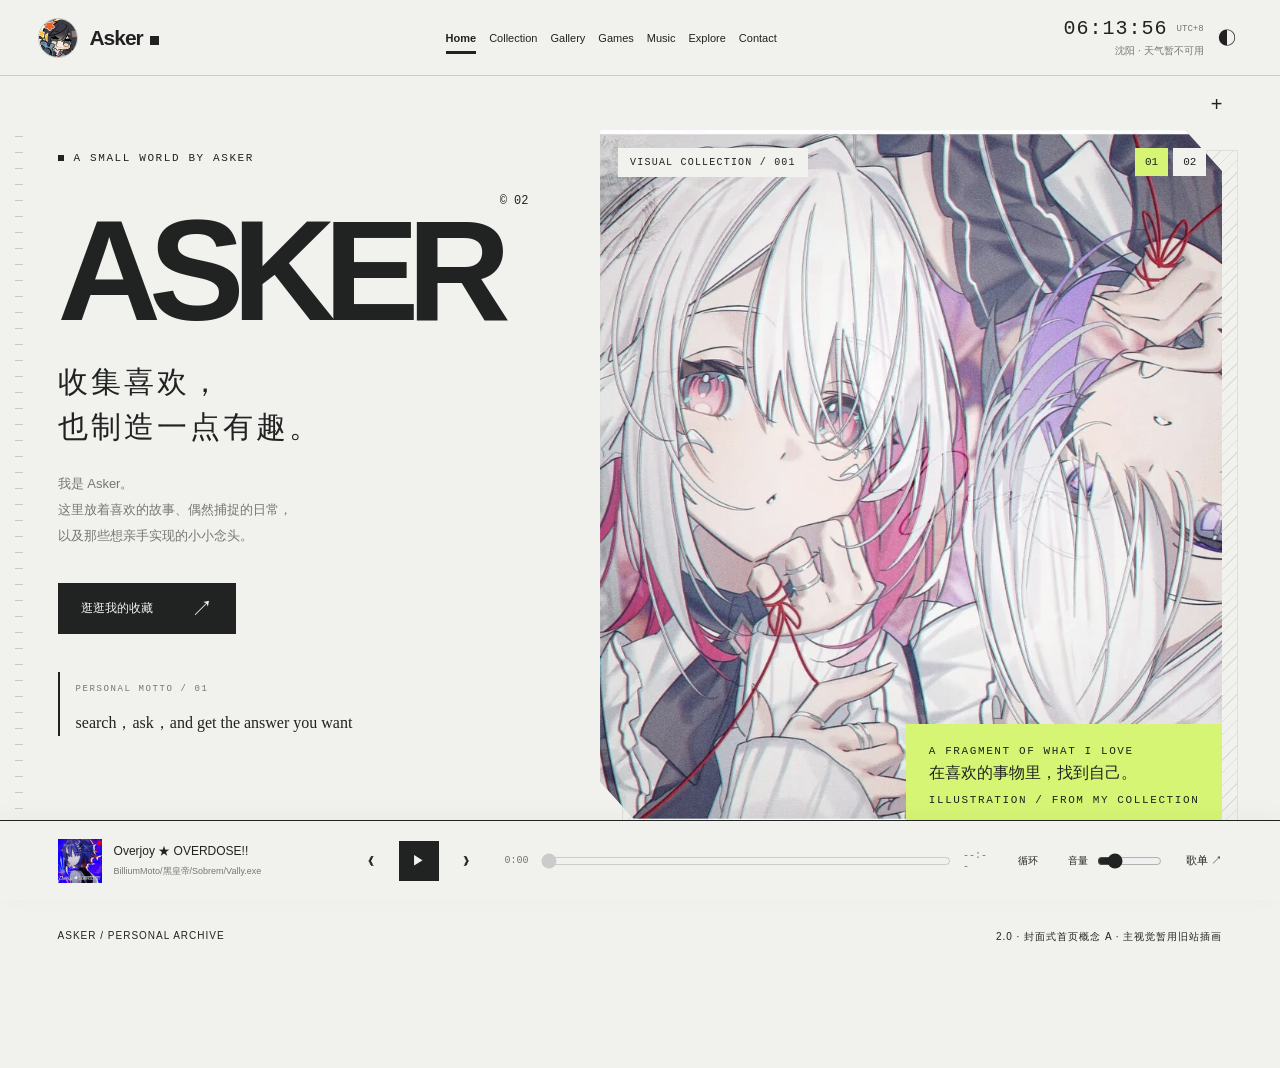
<file: index.html>
<!DOCTYPE html>
<html lang="zh-CN">
<head>
<meta charset="utf-8"><meta name="viewport" content="width=device-width,initial-scale=1">
<link rel="icon" href="favicon.png">
<title>ASKER — 私人趣味档案 / 2.0 概念 A</title>
<style>
:root{--paper:#f1f1ed;--ink:#202321;--muted:#747871;--line:#c8cbc2;--accent:#d6f575;--panel:#e6e8df}*{box-sizing:border-box}html{scroll-behavior:smooth;scroll-padding-top:88px}body{margin:0;background:var(--paper);color:var(--ink);font-family:Arial,"Microsoft YaHei",sans-serif}body.night{--paper:#202421;--ink:#f1f1ed;--muted:#acb3a8;--line:#50594c;--panel:#30372e}a{color:inherit;text-decoration:none}button{font:inherit;color:inherit;cursor:pointer}button:focus-visible,a:focus-visible{outline:3px solid #8eae38;outline-offset:5px}button{border:0}::selection{background:var(--accent);color:#202321}.mono{font-family:Consolas,monospace;font-size:11px;letter-spacing:1.6px}.top{height:76px;display:flex;align-items:center;justify-content:space-between;border-bottom:1px solid var(--line);padding:0 4.5%;background:var(--paper);position:sticky;top:0;z-index:10}.brand{font-size:25px;font-weight:900;letter-spacing:-1px}.brand i{display:inline-block;width:9px;height:9px;background:var(--ink);margin-left:7px}.top nav{display:flex;gap:28px;font-size:12px}.top nav a{position:relative;padding:12px 0}.top nav a:hover:after{content:"";position:absolute;left:0;right:0;bottom:2px;height:3px;background:var(--ink)}.theme{background:transparent;font-size:18px}.edition{display:flex;align-items:center;gap:20px}.hero{min-height:calc(100svh - 76px);position:relative;display:grid;grid-template-columns:44% 56%;padding:54px 4.5% 72px;overflow:hidden}.intro{position:relative;z-index:2;padding:22px 0 0;display:flex;flex-direction:column;align-items:flex-start}.eyebrow{display:flex;align-items:center;gap:10px}.dot{width:6px;height:6px;background:var(--ink)}h1{font-size:clamp(88px,11.2vw,186px);letter-spacing:-.085em;line-height:.9;margin:42px 0 24px;font-weight:900;position:relative}h1 small{position:absolute;right:-30px;top:-12px;font:12px Consolas,monospace;letter-spacing:0}.intro h2{font-size:clamp(23px,2.35vw,36px);line-height:1.5;letter-spacing:3px;font-weight:500;margin:0 0 22px}.desc{font-size:13px;line-height:2;color:var(--muted);max-width:320px;margin:0 0 34px}.enter{display:flex;gap:38px;align-items:center;background:var(--ink);color:var(--paper);font-size:12px;padding:17px 23px;transition:gap .25s}.enter:hover{gap:58px}.enter span{font-size:22px;line-height:14px}.coordinates{margin-top:auto;padding-top:34px;color:var(--muted);line-height:1.8}.art{position:relative;min-height:470px;margin:0 0 5px 30px;animation:reveal .9s both;animation-delay:.1s}.art:before{content:"";position:absolute;inset:20px -16px -18px 22px;border:1px solid var(--line);background:repeating-linear-gradient(135deg,transparent 0 8px,var(--line) 8px 9px);opacity:.45}.picture{position:absolute;inset:0;overflow:hidden;background:#c8cbd1;clip-path:polygon(0 0,94% 0,100% 6%,100% 100%,6% 100%,0 94%)}.picture img{width:100%;height:100%;object-fit:cover;object-position:42% center;transition:transform 1s,opacity .3s;filter:saturate(.7)}.art:hover img{transform:scale(1.025)}.art-label{position:absolute;top:18px;left:18px;background:#f1f1ed;color:#222;padding:9px 12px;font-size:10px;letter-spacing:1.2px}.art-caption{position:absolute;right:0;bottom:0;background:var(--accent);color:#202321;padding:16px 23px;min-width:225px}.art-caption strong{display:block;font-size:16px;font-weight:500;margin:5px 0}.art-switch{position:absolute;right:16px;top:18px;display:flex;gap:5px}.art-switch button{background:#f1f1ed;color:#202321;padding:8px 10px;font:11px Consolas,monospace}.art-switch button.active{background:var(--accent)}.hero-foot{position:absolute;bottom:23px;left:4.5%;right:4.5%;display:flex;justify-content:space-between;border-top:1px solid var(--line);padding-top:14px;color:var(--muted)}.cross{position:absolute;top:17px;right:4.5%;font-size:20px;font-weight:200}.rail{position:absolute;left:15px;top:60px;bottom:75px;width:8px;background:repeating-linear-gradient(to bottom,var(--line) 0 1px,transparent 1px 16px)}.collection{padding:85px 4.5% 90px;border-top:1px solid var(--line)}.section-head{display:flex;justify-content:space-between;align-items:flex-end;margin-bottom:34px}.section-head h2{font-size:40px;font-weight:500;letter-spacing:-2px;margin:12px 0 0}.section-head h2 small{font-size:12px;letter-spacing:0;color:var(--muted);margin-left:20px}.tabs{display:flex;gap:6px}.tabs button{background:transparent;border:1px solid var(--line);padding:10px 20px;font-size:12px}.tabs button.active{background:var(--ink);color:var(--paper);border-color:var(--ink)}.books{display:grid;grid-template-columns:repeat(6,minmax(0,1fr));gap:26px}.book{background:transparent;text-align:left;padding:0;min-width:0;animation:reveal .45s both}.cover{background:var(--panel);padding:16px 20px;position:relative;aspect-ratio: .77;display:flex;align-items:center;justify-content:center;overflow:hidden;transition:background .25s}.cover img{max-width:100%;max-height:100%;object-fit:contain;box-shadow:5px 7px 10px #0003;transition:transform .3s}.book:hover .cover{background:var(--accent)}.book:hover img{transform:translateY(-5px) rotate(-2deg)}.book .num{display:block;color:var(--muted);margin:16px 0 9px}.book h3{font-size:13px;font-weight:500;line-height:1.6;margin:0}.shelf-note{margin-top:30px;padding-top:15px;border-top:1px solid var(--line);display:flex;justify-content:space-between;color:var(--muted);font-size:11px}.fragments{padding:0 4.5% 80px}.fragment-grid{display:grid;grid-template-columns:1fr 1fr;gap:30px}.fragment-grid figure{margin:0}.fragment-grid img{width:100%;height:300px;object-fit:cover;filter:saturate(.7)}.fragment-grid figcaption{display:flex;justify-content:space-between;padding:15px 0;border-bottom:1px solid var(--line);font-size:12px}.future{display:flex;gap:30px;border-top:1px solid var(--line);padding:35px 4.5%;background:var(--panel)}.future>div{flex:1}.future h3{font-size:18px;font-weight:500}.future p{font-size:12px;line-height:1.9;color:var(--muted)}footer{padding:30px 4.5%;display:flex;justify-content:space-between;font-size:10px;letter-spacing:1px}dialog{background:var(--paper);color:var(--ink);border:1px solid var(--line);padding:35px;width:min(720px,92vw);max-height:85vh}dialog::backdrop{background:#111a;backdrop-filter:blur(5px)}.dialog-inner{display:grid;grid-template-columns:180px 1fr;gap:30px;margin-top:18px}.dialog-inner img{width:100%}.dialog-inner h2{font-size:24px;line-height:1.5}.dialog-inner p{font-size:14px;line-height:2;color:var(--muted)}.close{display:block;margin-left:auto;background:transparent;font-size:20px}.intro>*{animation:reveal .7s both}.intro h1{animation-delay:.08s}.intro h2{animation-delay:.16s}.intro .desc{animation-delay:.24s}@keyframes reveal{from{opacity:0;transform:translateY(16px)}to{opacity:1;transform:translateY(0)}}@media(min-width:1700px){.hero{max-height:950px}.hero,.collection,.fragments{padding-left:max(4.5%,calc((100vw - 1560px)/2));padding-right:max(4.5%,calc((100vw - 1560px)/2))}}@media(max-width:1000px){.books{grid-template-columns:repeat(3,minmax(0,1fr))}.hero{grid-template-columns:46% 54%;padding-top:35px}.art{margin-left:15px}.top nav{gap:17px}.edition .mono{display:none}.intro h2{letter-spacing:1px}.cover{aspect-ratio:.85}}@media(max-width:640px){.top{height:64px;padding:0 6%}.brand{font-size:22px}.top nav{gap:15px;font-size:11px}.top nav a:last-child{display:none}.hero{padding:28px 6% 66px;display:flex;flex-direction:column}.rail{left:8px}.intro{padding:0}.intro h1{font-size:105px;margin:28px 0 18px}.intro h2{font-size:23px;margin-bottom:12px}.desc{margin-bottom:18px;max-width:100%}.coordinates{display:none}.art{height:360px;min-height:0;margin:30px 0 16px}.art-caption{min-width:180px;padding:10px 15px}.hero-foot{left:6%;right:6%;font-size:9px}.hero-foot span:nth-child(2){display:none}.collection{padding:55px 6%}.section-head{align-items:flex-start;gap:20px;flex-direction:column}.section-head h2{font-size:31px}.section-head h2 small{margin-left:10px}.books{grid-template-columns:repeat(2,minmax(0,1fr));gap:24px 18px}.cover{padding:18px}.shelf-note{gap:18px;line-height:1.8}.fragments{padding:0 6% 50px}.fragment-grid{grid-template-columns:1fr}.fragment-grid img{height:260px}.future{flex-direction:column;gap:5px;padding:25px 6%}.dialog-inner{grid-template-columns:1fr}.dialog-inner img{width:120px}footer{gap:20px;line-height:1.8}}@media(prefers-reduced-motion:reduce){html{scroll-behavior:auto}*,*:before,*:after{animation:none!important;transition:none!important}}

[hidden]{display:none!important}
.view:not([hidden]){animation:page-in .4s both}
.view:not(.hero){min-height:calc(100svh - 155px);padding:44px 4.5% 80px;border-top:0}
.page-path{display:flex;gap:14px;color:var(--muted);margin-bottom:42px}
.page-path a:hover{color:var(--ink);text-decoration:underline}
.top nav a[aria-current="page"]:after{content:"";position:absolute;left:0;right:0;bottom:2px;height:3px;background:var(--ink)}
.top nav a[aria-current="page"]{font-weight:bold}
.future.view{display:block;background:var(--paper)}
.future-grid{display:grid;grid-template-columns:1fr 1fr;gap:28px}
.future-grid>div{background:var(--panel);padding:32px;border-top:2px solid var(--ink);min-height:240px}
.view h2:focus{outline:none}
@keyframes page-in{from{opacity:0;transform:translateY(10px)}to{opacity:1;transform:translateY(0)}}
@media(max-width:640px){.top{height:auto;min-height:92px;flex-wrap:wrap;padding:13px 6% 0;gap:8px}.top nav{order:3;width:100%;justify-content:space-between;gap:8px}.top nav a:last-child{display:block}.top nav a{padding:9px 0 13px}.edition{margin-left:auto}.hero{min-height:calc(100svh - 92px)}.view:not(.hero){padding:30px 6% 55px;min-height:calc(100svh - 180px)}.page-path{margin-bottom:30px}.future-grid{grid-template-columns:1fr}.future-grid>div{min-height:180px}.section-head h2 small{display:block;margin:12px 0 0;letter-spacing:0}}
@media(prefers-reduced-motion:reduce){.view:not([hidden]){animation:none}}

.brand{display:flex;align-items:center;gap:11px;flex-shrink:0}.brand-avatar{width:40px;height:40px;object-fit:cover;border-radius:50%;border:1px solid var(--line)}
.top{gap:25px}.top nav{gap:22px;white-space:nowrap}.edition{gap:16px}.header-info{text-align:right;white-space:nowrap}.clock-line{display:flex;justify-content:flex-end;align-items:center;gap:9px}.clock-line time{font:20px Consolas,monospace;letter-spacing:1px;font-variant-numeric:tabular-nums}.zone{font:9px Consolas,monospace;color:var(--muted)}.date-weather{display:flex;gap:12px;justify-content:flex-end;font-size:10px;color:var(--muted);margin-top:4px}#info-weather{min-width:90px}
.signature{border-left:2px solid var(--ink);padding:0 0 0 16px;margin:38px 0 0;max-width:350px}.signature-label{font-size:9px}.signature p{font-family:Georgia,serif;font-size:16px;line-height:1.7;color:var(--ink);margin:8px 0 0}
.contact-layout{display:grid;grid-template-columns:1fr 1.7fr;gap:70px;max-width:1250px}.contact-intro{padding:30px 0}.contact-intro p{font-size:clamp(24px,3vw,40px);line-height:1.7;margin:25px 0}.contact-intro>a{font-size:12px;color:var(--muted)}.contact-page-box{border-top:1px solid var(--ink)}.contact-item{display:grid;grid-template-columns:32px 1fr auto;align-items:center;gap:20px;width:100%;padding:30px 15px;background:transparent;border-bottom:1px solid var(--line);text-align:left;transition:background .2s,padding .2s}.contact-item:hover{background:var(--panel);padding-left:23px}.contact-item-icon{display:flex;align-items:center;justify-content:center}.contact-item svg{width:24px;height:24px;fill:currentColor}.contact-item .icon-line{fill:none;stroke:currentColor;stroke-width:1.5}.contact-item-label{font-size:19px}.contact-item-hint{font-size:12px;color:var(--muted);overflow-wrap:anywhere}.copy-status{font-size:12px;color:var(--muted);min-height:20px;line-height:1.8}#qq-fallback{font-size:12px}#qq-number{font:14px Consolas,monospace;color:var(--ink);background:var(--panel);border:1px solid var(--line);padding:8px;width:140px;margin-left:10px}
@media(min-width:641px) and (max-width:1150px){.top{flex-wrap:wrap;height:auto;padding-top:12px;gap:0 20px}.top nav{order:3;width:100%;justify-content:center;gap:35px}.edition{margin-left:auto}.header-info .mono{display:block}.hero{min-height:calc(100svh - 115px)}}
@media(max-width:800px){.contact-layout{grid-template-columns:1fr;gap:25px}.contact-intro{padding:0}.contact-intro p{font-size:26px;margin:16px 0}.contact-item{gap:14px;padding:25px 10px}.contact-item-label{font-size:16px}}
@media(max-width:640px){.top{gap:6px 10px;padding-top:10px}.brand{gap:7px;font-size:20px}.brand-avatar{width:32px;height:32px}.header-info{display:block}.clock-line time{font-size:16px}.date-weather{font-size:9px;gap:7px}.date-weather #info-date{display:none}.zone{font-size:8px}.edition{gap:10px}.top nav{font-size:10px;gap:8px}.top nav a{padding-bottom:12px}.signature{display:block;margin-top:25px}.signature p{font-size:14px}.contact-item{grid-template-columns:26px 1fr}.contact-item-hint{grid-column:2}.contact-item-icon{grid-row:1 / span 2}.contact-intro{padding-bottom:12px}}


.album-heading{display:flex;justify-content:space-between;align-items:center;gap:30px;margin:0 0 35px}.album-heading h2{font-size:clamp(40px,5.7vw,82px);font-weight:500;letter-spacing:-3px;line-height:1.15;margin:20px 0}.album-title-dot{color:var(--muted)}.album-heading p{font-size:13px;color:var(--muted);line-height:1.9;margin:0}.album-index{text-align:right;display:flex;flex-direction:column;gap:10px;flex-shrink:0}.album-index strong{font:64px Consolas,monospace;letter-spacing:-5px;font-weight:400}.album-index strong span{font:10px Consolas,monospace;letter-spacing:1px;color:var(--muted)}.album-rule{display:flex;justify-content:space-between;gap:18px;border-top:1px solid var(--ink);padding:15px 0 28px;font-size:10px;color:var(--muted)}
.photo-grid{display:grid;grid-template-columns:repeat(12,minmax(0,1fr));gap:42px 28px;align-items:start}.photo-card{grid-column:span 4;margin:0;min-width:0}.photo-card.photo-1{grid-column:span 8}.photo-card.photo-2{grid-column:span 4}.photo-card.photo-6{grid-column:span 5}.photo-card.photo-7{grid-column:span 7}.photo-card.photo-8{grid-column:span 4}.photo-card.photo-9{grid-column:span 4}.photo-card.photo-10{grid-column:span 4}.photo-open{display:block;width:100%;background:transparent;padding:0;text-align:left}.photo-stage{display:flex;align-items:center;justify-content:center;background:var(--panel);position:relative;padding:20px;overflow:hidden;height:360px}.photo-1 .photo-stage,.photo-2 .photo-stage{height:440px}.photo-6 .photo-stage,.photo-7 .photo-stage{height:420px}.photo-stage:before{content:'+';position:absolute;left:7px;top:3px;color:var(--muted);font:13px Consolas,monospace}.photo-stage:after{content:'+';position:absolute;right:7px;bottom:3px;color:var(--muted);font:13px Consolas,monospace}.photo-stage img{display:block;max-width:100%;max-height:100%;width:auto;height:auto;object-fit:contain;transition:transform .4s}.photo-open:hover img{transform:scale(1.025)}.photo-zoom{position:absolute;right:0;top:0;width:35px;height:35px;display:flex;align-items:center;justify-content:center;background:var(--ink);color:var(--paper);transition:background .2s,color .2s}.photo-open:hover .photo-zoom{background:var(--accent);color:#202321}.photo-card figcaption{display:flex;justify-content:space-between;align-items:baseline;gap:16px;padding:16px 0;border-bottom:1px solid var(--line);line-height:1.6}.photo-caption{font-size:13px}.photo-card figcaption .mono{font-size:9px;color:var(--muted);white-space:nowrap}.album-end{display:flex;justify-content:space-between;gap:20px;padding:25px 0;margin-top:35px;border-bottom:1px solid var(--ink);font-size:12px;color:var(--muted)}.album-end>a{color:var(--ink)}
#photo-viewer{width:min(1280px,96vw);max-width:96vw;height:min(920px,94svh);max-height:94svh;padding:22px 28px;background:var(--paper);overflow:hidden}#photo-viewer[open]{display:flex;flex-direction:column}#photo-viewer::backdrop{background:#101510e8;backdrop-filter:blur(9px)}.viewer-top{display:flex;justify-content:space-between;align-items:center;border-bottom:1px solid var(--line);padding-bottom:16px;gap:16px}.viewer-top .mono{color:var(--muted)}.viewer-close{background:transparent;padding:8px 0 8px 15px;font-size:12px}.viewer-image-stage{display:flex;justify-content:center;align-items:center;flex:1;min-height:0;padding:20px 0}.viewer-image-stage img{display:block;max-width:100%;max-height:100%;object-fit:contain;width:100%;height:100%}.viewer-bottom{display:grid;grid-template-columns:110px 1fr 110px;align-items:center;gap:20px;border-top:1px solid var(--line);padding-top:16px}.viewer-bottom button{background:var(--panel);font-size:12px;padding:13px 10px;transition:background .2s}.viewer-bottom button:hover{background:var(--accent);color:#202321}.viewer-bottom p{text-align:center;font-size:14px;margin:0;line-height:1.7}.viewer-help{text-align:center;color:var(--muted);font-size:9px;margin:16px 0 0}
@media(min-width:1600px){.photo-stage{height:440px}.photo-1 .photo-stage,.photo-2 .photo-stage{height:550px}.photo-6 .photo-stage,.photo-7 .photo-stage{height:520px}}
@media(max-width:1000px){.photo-grid{gap:28px 20px}.photo-stage{height:290px}.photo-1 .photo-stage,.photo-2 .photo-stage{height:340px}.photo-6 .photo-stage,.photo-7 .photo-stage{height:340px}.photo-stage{padding:14px}.photo-card figcaption{flex-wrap:wrap;gap:5px 12px}}
@media(max-width:640px){.album-heading{align-items:flex-start;gap:15px;margin-bottom:25px}.album-heading h2{font-size:42px;letter-spacing:-2px;margin-top:15px}.album-heading>.album-index{gap:8px;padding-top:27px}.album-index strong{font-size:40px;letter-spacing:-3px}.album-index .mono{font-size:8px;letter-spacing:0}.album-index strong span{display:none}.album-heading>div:first-child>.mono{font-size:8px;letter-spacing:.8px}.album-heading p{font-size:12px;max-width:220px}.album-rule{font-size:8px;line-height:1.7;padding-bottom:20px}.photo-grid{grid-template-columns:repeat(2,minmax(0,1fr));gap:25px 16px}.photo-grid .photo-card{grid-column:span 1}.photo-grid .photo-1,.photo-grid .photo-7,.photo-grid .photo-9{grid-column:span 2}.photo-grid .photo-stage{height:250px;padding:12px}.photo-grid .photo-1 .photo-stage,.photo-grid .photo-7 .photo-stage,.photo-grid .photo-9 .photo-stage{height:280px}.photo-grid .photo-10{grid-column:span 2}.photo-grid .photo-10 .photo-stage{height:330px}.photo-caption{font-size:12px}.photo-card figcaption{padding:12px 0;gap:5px}.photo-card figcaption .mono{font-size:8px}.album-end{flex-wrap:wrap;font-size:11px;line-height:1.8;gap:12px}.album-end>.mono{width:100%}#photo-viewer{width:96vw;max-width:96vw;padding:15px;height:90svh}.viewer-bottom{grid-template-columns:42px 1fr 42px;gap:10px}.viewer-bottom button span{display:none}.viewer-bottom p{font-size:12px}.viewer-top .mono{font-size:9px}.viewer-help{font-size:8px}}
@media(max-width:380px){.photo-grid{grid-template-columns:1fr}.photo-grid .photo-card{grid-column:span 1}.photo-grid .photo-stage{height:310px}.album-index{display:none}}


.games-heading{display:flex;justify-content:space-between;align-items:center;gap:30px;margin-bottom:38px}.games-heading h2{font-size:clamp(42px,5.7vw,82px);font-weight:500;letter-spacing:-3px;line-height:1.15;margin:20px 0}.games-heading h2>span{color:var(--muted)}.games-heading p{font-size:13px;line-height:1.9;color:var(--muted);margin:0}.games-stamp{display:flex;flex-direction:column;align-items:flex-end;gap:10px;text-align:right}.games-stamp>strong{font:64px Consolas,monospace;letter-spacing:-4px}.games-stamp .mono{font-size:10px;line-height:1.9;color:var(--muted)}
.steam-portal{display:flex;align-items:center;gap:22px;padding:24px 28px;background:var(--ink);color:var(--paper);position:relative}.steam-icon{display:flex;align-items:center;justify-content:center;flex-shrink:0}.steam-icon svg{fill:currentColor;width:40px;height:40px}.steam-meta{display:flex;flex-direction:column;gap:6px}.steam-title{font-size:24px;font-weight:bold;letter-spacing:-1px}.steam-sub{font-size:12px;opacity:.7}.steam-btn{display:flex;align-items:center;justify-content:center;min-height:44px;margin-left:auto;padding:12px 22px;background:var(--accent);color:#202321;font-size:12px;white-space:nowrap;transition:transform .2s}.steam-btn:hover{transform:translateX(3px)}
.games-rule{display:flex;justify-content:space-between;gap:20px;padding:34px 0 18px;font-size:10px;color:var(--muted);border-bottom:1px solid var(--line);margin-bottom:28px}.games-grid{display:grid;grid-template-columns:repeat(3,minmax(0,1fr));gap:38px 28px;align-items:start}.game-entry{min-width:0;border-bottom:1px solid var(--line)}.game-cover{position:relative;display:flex;align-items:center;justify-content:center;aspect-ratio:1.6;background:var(--panel);padding:24px;overflow:hidden}.game-cover img{max-width:100%;max-height:100%;width:auto;height:auto;object-fit:contain;transition:transform .4s}.game-entry:hover .game-cover img{transform:scale(1.025)}.game-id{position:absolute;left:0;top:0;padding:7px 10px;background:var(--paper);color:var(--muted);font-size:9px}.game-text{padding:20px 0 0}.game-title-row{display:flex;justify-content:space-between;align-items:baseline;gap:10px}.game-title-row h3{font-size:21px;line-height:1.5;font-weight:500;margin:0}.game-rating{font:25px Consolas,monospace;white-space:nowrap}.game-rating small{font-size:11px;color:var(--muted)}.game-tags{display:flex;flex-wrap:wrap;gap:6px;margin:12px 0 20px;min-height:23px}.game-tags span{font-size:10px;border:1px solid var(--line);padding:4px 7px;color:var(--muted)}.game-review summary{display:flex;justify-content:space-between;align-items:center;cursor:pointer;font-size:12px;padding:13px 0;list-style:none}.game-review summary::-webkit-details-marker{display:none}.game-review summary:focus-visible{outline:2px solid #8eae38;outline-offset:4px}.game-review summary>span{font:20px Consolas,monospace;transition:transform .2s}.game-review[open] summary>span{transform:rotate(45deg)}.game-review p{font-size:13px;line-height:2;color:var(--muted);margin:0;padding:5px 0 22px;overflow-wrap:anywhere}.games-end{display:flex;justify-content:space-between;gap:20px;flex-wrap:wrap;margin-top:45px;padding:22px 0;border-top:1px solid var(--ink);font-size:12px}.games-end .mono{color:var(--muted)}
@media(min-width:1151px) and (max-width:1350px){.top{gap:16px;padding-left:3%;padding-right:3%}.top nav{gap:14px}.brand{font-size:22px}.date-weather{gap:6px}.edition{gap:10px}}
@media(min-width:641px) and (max-width:1000px){.games-grid{grid-template-columns:repeat(2,minmax(0,1fr))}}
@media(max-width:640px){.top nav{overflow-x:auto;justify-content:flex-start;gap:21px;scrollbar-width:thin}.top nav a{flex-shrink:0}.games-heading{align-items:flex-start;margin-bottom:28px;gap:15px}.games-heading h2{font-size:42px;letter-spacing:-2px;margin-top:15px}.games-heading>div>.mono{font-size:8px;letter-spacing:.8px}.games-heading p{font-size:12px}.games-stamp>strong{font-size:40px}.games-stamp{padding-top:25px;flex-shrink:0}.games-stamp .mono{font-size:8px;letter-spacing:0}.steam-portal{padding:20px;gap:15px;flex-wrap:wrap}.steam-icon svg{width:32px;height:32px}.steam-title{font-size:21px}.steam-sub{font-size:11px}.steam-btn{width:100%;margin:0}.games-rule{font-size:8px;letter-spacing:.5px;line-height:1.8}.games-grid{grid-template-columns:1fr;gap:30px}.game-cover{aspect-ratio:1.6;padding:24px}.game-title-row h3{font-size:22px}.games-end{font-size:11px;line-height:1.8}}
@media(max-width:380px){.games-stamp{display:none}}


.project-panel-label{display:flex;justify-content:space-between;gap:16px;color:var(--muted)}
.project-panel h3{margin:22px 0 8px}.project-panel .project-intro{margin:0 0 25px}
.project-list{border-top:1px solid var(--line)}
.project-card{display:grid;grid-template-columns:96px minmax(0,1fr);align-items:center;gap:22px;padding:23px 0;border-bottom:1px solid var(--line)}
.project-logo{display:block;width:96px;height:96px;object-fit:cover;border:1px solid var(--line);background:var(--paper)}
.project-logo-moyuker{object-position:100% 35%}
.project-copy{min-width:0}.project-title{display:flex;align-items:center;gap:12px;flex-wrap:wrap}
.project-title h4{margin:0;font-size:22px;letter-spacing:-.7px;font-weight:600}
.project-status{display:inline-flex;align-items:center;gap:5px;background:var(--accent);color:#202321;padding:4px 7px;font-size:10px;white-space:nowrap}
.project-status:before{content:"";width:4px;height:4px;background:currentColor;border-radius:50%}
.project-card .project-copy p{margin:9px 0 13px;font-size:12px;line-height:1.7;color:var(--ink)}
.project-kind{color:var(--muted);font-size:9px;letter-spacing:1.1px}
@media(max-width:1000px) and (min-width:641px){.future-grid{grid-template-columns:1.2fr 1fr}.future-grid>div{padding:24px}.project-card{gap:14px;grid-template-columns:80px minmax(0,1fr)}.project-logo{width:80px;height:80px}}
@media(max-width:640px){.future-grid>div{padding:24px}.project-card{grid-template-columns:76px minmax(0,1fr);gap:16px;padding:20px 0}.project-logo{width:76px;height:76px}.project-title h4{font-size:19px}.project-title{gap:8px}.project-panel-label{font-size:9px;letter-spacing:1px}}

.oc-panel h3{margin:22px 0 8px}.oc-panel>p{margin:0 0 24px}
.oc-sheet{margin:0}.oc-sheet>a{display:block;border:1px solid var(--line);background:#f5f4f7;cursor:zoom-in}
.oc-sheet img{display:block;width:100%;height:auto}
.oc-sheet figcaption{display:flex;align-items:center;justify-content:space-between;gap:12px;padding-top:13px;color:var(--muted);font-size:11px}
.oc-sheet figcaption a:hover{color:var(--ink);text-decoration:underline}
.oc-sheet .mono{font-size:9px;letter-spacing:1px}
</style>
<link rel="stylesheet" href="music.css?v=20261030-static1">
</head>
<body>
<header class="top"><a href="#home" class="brand" aria-label="Asker 首页"><img class="brand-avatar" src="assets/avatar.webp" alt="Asker 的原头像"><span>Asker<i></i></span></a><nav aria-label="主导航"><a href="#home" aria-current="page">Home</a><a href="#collection">Collection</a><a href="#fragments">Gallery</a><a href="#games">Games</a><a href="#music">Music</a><a href="#future">Explore</a><a href="#contact">Contact</a></nav><div class="edition"><div class="header-info" aria-label="北京时间及沈阳天气"><div class="clock-line"><time id="info-time">--:--:--</time><span class="zone">UTC+8</span></div><div class="date-weather"><time id="info-date">日期加载中</time><span id="info-weather" role="status">沈阳 · 天气加载中</span></div></div><button class="theme" aria-label="切换深浅主题" title="切换深浅主题">◐</button></div></header>
<main>
<section class="hero view" id="home" data-page="home" aria-labelledby="hero-title"><div class="rail" aria-hidden="true"></div><span class="cross" aria-hidden="true">+</span><div class="intro"><div class="eyebrow mono"><span class="dot"></span> A SMALL WORLD BY ASKER</div><h1 id="hero-title">ASKER<small>© 02</small></h1><h2>收集喜欢，<br>也制造一点有趣。</h2><p class="desc">我是 Asker。<br>这里放着喜欢的故事、偶然捕捉的日常，<br>以及那些想亲手实现的小小念头。</p><a class="enter" href="#collection">逛逛我的收藏 <span>↗</span></a><aside class="coordinates signature" aria-label="个性签名"><span class="mono signature-label">PERSONAL MOTTO / 01</span><p>search，ask，and get the answer you want</p></aside></div><div class="art"><div class="picture"><img id="hero-image" src="assets/pic1.webp" alt="来自原网站收藏的插画，作为概念稿临时主视觉"></div><span class="art-label mono">VISUAL COLLECTION / 001</span><div class="art-switch" aria-label="切换主视觉"><button class="active" data-image="pic1.webp" aria-label="查看主视觉一" aria-pressed="true">01</button><button data-image="background.webp" aria-label="查看主视觉二" aria-pressed="false">02</button></div><div class="art-caption"><span class="mono">A FRAGMENT OF WHAT I LOVE</span><strong>在喜欢的事物里，找到自己。</strong><span class="mono">ILLUSTRATION / FROM MY COLLECTION</span></div></div><div class="hero-foot mono"><span>01 — WELCOME TO MY CORNER</span><span>好奇心 · 故事 · 日常</span><a href="#collection">EXPLORE MY COLLECTION ↗</a></div></section>
<section class="collection view" id="collection" data-page="collection" aria-labelledby="collection-title" hidden><div class="page-path mono"><a href="#home">首页</a><span>/</span><span>兴趣收藏</span></div><div class="section-head"><div><span class="mono">02 / SELECTED STORIES</span><h2 id="collection-title" tabindex="-1">故事收藏室<small>总有一些故事，值得留下。</small></h2></div><div class="tabs" role="group" aria-label="收藏分类"><button class="active" data-kind="comic" aria-pressed="true">漫画</button><button data-kind="lightnovel" aria-pressed="false">轻小说</button></div></div><div class="books" id="books"></div><div class="shelf-note"><span>按封面慢慢逛，点击一本，看看我的感想。</span><span class="mono">CURATED BY ASKER ↗</span></div></section>
<section class="fragments view" id="fragments" data-page="fragments" aria-labelledby="fragments-title" hidden><div class="page-path mono"><a href="#home">首页</a><span>/</span><span>生活切片</span></div><div class="album-heading"><div><span class="mono">03 / A PERSONAL PHOTO ARCHIVE</span><h2 id="fragments-title" tabindex="-1">生活切片<span class="album-title-dot">.</span></h2><p>生活碎片，喜欢的插画，还有不想忘记的瞬间。</p></div><div class="album-index"><span class="mono">COLLECTED MOMENTS</span><strong>10<span> / FRAMES</span></strong><span class="mono">游戏 · 日常 · 插画</span></div></div><div class="album-rule mono"><span>THE LITTLE THINGS I KEEP</span><span>点击照片，打开完整画面 ↗</span></div><div class="photo-grid"><figure class="photo-card photo-1"><button class="photo-open" data-photo="0" aria-label="放大查看：和暗巫猫"><span class="photo-stage"><img src="assets/game-paluworld1.webp" alt="和暗巫猫" loading="lazy" decoding="async"><span class="photo-zoom" aria-hidden="true">↗</span></span></button><figcaption><span class="photo-caption">和暗巫猫</span><span class="mono">FRAME / 01</span></figcaption></figure><figure class="photo-card photo-2"><button class="photo-open" data-photo="1" aria-label="放大查看：和朋友吃的潮汕牛肉自助"><span class="photo-stage"><img src="assets/life1.webp" alt="和朋友吃的潮汕牛肉自助" loading="lazy" decoding="async"><span class="photo-zoom" aria-hidden="true">↗</span></span></button><figcaption><span class="photo-caption">和朋友吃的潮汕牛肉自助</span><span class="mono">FRAME / 02</span></figcaption></figure><figure class="photo-card photo-3"><button class="photo-open" data-photo="2" aria-label="放大查看：喜欢的插画"><span class="photo-stage"><img src="assets/pic1.webp" alt="喜欢的插画" loading="lazy" decoding="async"><span class="photo-zoom" aria-hidden="true">↗</span></span></button><figcaption><span class="photo-caption">❤️</span><span class="mono">FRAME / 03</span></figcaption></figure><figure class="photo-card photo-4"><button class="photo-open" data-photo="3" aria-label="放大查看：佩佩生贺"><span class="photo-stage"><img src="assets/pic2.webp" alt="佩佩生贺" loading="lazy" decoding="async"><span class="photo-zoom" aria-hidden="true">↗</span></span></button><figcaption><span class="photo-caption">佩佩生贺</span><span class="mono">FRAME / 04</span></figcaption></figure><figure class="photo-card photo-5"><button class="photo-open" data-photo="4" aria-label="放大查看：安堂"><span class="photo-stage"><img src="assets/安堂.webp" alt="安堂" loading="lazy" decoding="async"><span class="photo-zoom" aria-hidden="true">↗</span></span></button><figcaption><span class="photo-caption">安堂</span><span class="mono">FRAME / 05</span></figcaption></figure><figure class="photo-card photo-6"><button class="photo-open" data-photo="5" aria-label="放大查看：神秘风扇"><span class="photo-stage"><img src="assets/随便拍拍.webp" alt="神秘风扇" loading="lazy" decoding="async"><span class="photo-zoom" aria-hidden="true">↗</span></span></button><figcaption><span class="photo-caption">神秘风扇</span><span class="mono">FRAME / 06</span></figcaption></figure><figure class="photo-card photo-7"><button class="photo-open" data-photo="6" aria-label="放大查看：requester"><span class="photo-stage"><img src="assets/插图1.webp" alt="requester" loading="lazy" decoding="async"><span class="photo-zoom" aria-hidden="true">↗</span></span></button><figcaption><span class="photo-caption">requester</span><span class="mono">FRAME / 07</span></figcaption></figure><figure class="photo-card photo-8"><button class="photo-open" data-photo="7" aria-label="放大查看：洛茜"><span class="photo-stage"><img src="assets/洛茜宝贝.webp" alt="洛茜" loading="lazy" decoding="async"><span class="photo-zoom" aria-hidden="true">↗</span></span></button><figcaption><span class="photo-caption">洛茜</span><span class="mono">FRAME / 08</span></figcaption></figure><figure class="photo-card photo-9"><button class="photo-open" data-photo="8" aria-label="放大查看：N15 追猎 13 连打"><span class="photo-stage"><img src="assets/追猎13连打1.webp" alt="N15 追猎 13 连打" loading="lazy" decoding="async"><span class="photo-zoom" aria-hidden="true">↗</span></span></button><figcaption><span class="photo-caption">N15追猎13连打</span><span class="mono">FRAME / 09</span></figcaption></figure><figure class="photo-card photo-10"><button class="photo-open" data-photo="9" aria-label="放大查看：食其家"><span class="photo-stage"><img src="assets/食其家.webp" alt="食其家" loading="lazy" decoding="async"><span class="photo-zoom" aria-hidden="true">↗</span></span></button><figcaption><span class="photo-caption">食其家</span><span class="mono">FRAME / 10</span></figcaption></figure></div><div class="album-end"><span class="mono">END OF THIS ROLL / 10 FRAMES</span><span>下一段旅程，留给下一张照片。</span><a href="#home">回到首页 ↗</a></div></section>
<section class="games view" id="games" data-page="games" aria-labelledby="games-title" hidden><div class="page-path mono"><a href="#home">首页</a><span>/</span><span>游戏推荐</span></div><div class="games-heading"><div><span class="mono">04 / GAMES WORTH SHARING</span><h2 id="games-title" tabindex="-1">游戏角落<span>.</span></h2><p>我玩过，并且想安利给你的游戏。<br>从卡牌构筑到解谜闯关，总有一款值得再开一局。</p></div><div class="games-stamp"><strong>07</strong><span class="mono">PERSONAL PICKS<br>推荐与评分 / 来自我的体验</span></div></div><div class="steam-portal">
                <span class="steam-icon" aria-hidden="true">
                    <svg class="icon-brand" viewBox="0 0 24 24">
                        <path d="M11.979 0C5.678 0 .511 4.86.022 11.037l6.432 2.658c.545-.371 1.203-.59 1.912-.59.063 0 .125.004.188.006l2.861-4.142V8.91c0-2.495 2.028-4.524 4.524-4.524 2.494 0 4.524 2.031 4.524 4.527s-2.03 4.525-4.524 4.525h-.105l-4.076 2.911c0 .052.004.105.004.159 0 1.875-1.515 3.396-3.39 3.396-1.635 0-3.016-1.173-3.331-2.727L.436 15.27C1.862 20.307 6.486 24 11.979 24c6.627 0 11.999-5.373 11.999-12S18.605 0 11.979 0zM7.54 18.21l-1.473-.61c.262.543.714.999 1.314 1.25 1.297.539 2.793-.076 3.332-1.375.263-.63.264-1.319.005-1.949s-.75-1.121-1.377-1.383c-.624-.26-1.29-.249-1.878-.03l1.523.63c.956.4 1.409 1.5 1.009 2.455-.397.957-1.497 1.41-2.454 1.012H7.54zm11.415-9.303c0-1.662-1.353-3.015-3.015-3.015-1.665 0-3.015 1.353-3.015 3.015 0 1.665 1.35 3.015 3.015 3.015 1.663 0 3.015-1.35 3.015-3.015zm-5.273-.005c0-1.252 1.013-2.266 2.265-2.266 1.249 0 2.266 1.014 2.266 2.266 0 1.251-1.017 2.265-2.266 2.265-1.253 0-2.265-1.014-2.265-2.265z"></path>
                    </svg>
                </span>
                <div class="steam-meta">
                    <span class="steam-title">Steam</span>
                    <span class="steam-sub">我的游戏库、成就和好友都在这里</span>
                </div>
                <a class="steam-btn" href="https://steamcommunity.com/id/ch20070319/" target="_blank" rel="noopener noreferrer">前往主页 →</a></div><div class="games-rule mono"><span>SELECTED BY ASKER / 07 GAMES</span><span>个人评分 · 满分 5 分</span></div><div class="games-grid"><article class="game-entry"><div class="game-cover"><img src="assets/games/slay-the-spire.webp" alt="《杀戮尖塔》封面" loading="lazy" decoding="async"><span class="game-id mono">GAME / 01</span></div><div class="game-text"><div class="game-title-row"><h3>杀戮尖塔</h3><span class="game-rating" aria-label="个人评分 5 分，满分 5 分">5<small> / 5</small></span></div><div class="game-tags"><span>Roguelike</span><span>卡牌</span></div><details class="game-review"><summary>阅读我的感想 <span aria-hidden="true">+</span></summary><p>卡牌肉鸽的祖师爷。铁甲战士、静默猎手、故障机器人三套构筑思路完全不同，一局四十分钟左右，路上每一次「拿这张牌还是跳过」的取舍都会累积成结局，这种密度至今没被超越。缺点是对新手不太友好，前三把大概率被第三层教做人，别急着卸载。</p></details></div></article><article class="game-entry"><div class="game-cover"><img src="assets/games/星之侵略者.webp" alt="《星之侵略者》封面" loading="lazy" decoding="async"><span class="game-id mono">GAME / 02</span></div><div class="game-text"><div class="game-title-row"><h3>星之侵略者</h3><span class="game-rating" aria-label="个人评分 4 分，满分 5 分">4<small> / 5</small></span></div><div class="game-tags"><span>Roguelike</span><span>卡牌</span></div><details class="game-review"><summary>阅读我的感想 <span aria-hidden="true">+</span></summary><p>美术玩法都在线的肉鸽游戏，利用卡牌的效果在矩阵上移动或攻击敌人和你自己。缺点是开局的卡牌选择影响较大，难度较少。同公司同世界观作品《骰之侵略者》也不错。</p></details></div></article><article class="game-entry"><div class="game-cover"><img src="assets/games/palworld.webp" alt="《幻兽帕鲁》封面" loading="lazy" decoding="async"><span class="game-id mono">GAME / 03</span></div><div class="game-text"><div class="game-title-row"><h3>幻兽帕鲁</h3><span class="game-rating" aria-label="个人评分 4.5 分，满分 5 分">4.5<small> / 5</small></span></div><div class="game-tags"><span>休闲</span><span>生存</span><span>捉宠</span><span>建造</span></div><details class="game-review"><summary>阅读我的感想 <span aria-hidden="true">+</span></summary><p>方舟+宝可梦，满足了小时候抓精灵游戏的愿望，花丽娜可爱捏</p></details></div></article><article class="game-entry"><div class="game-cover"><img src="assets/games/popucom.webp" alt="《泡姆泡姆》封面" loading="lazy" decoding="async"><span class="game-id mono">GAME / 04</span></div><div class="game-text"><div class="game-title-row"><h3>泡姆泡姆</h3><span class="game-rating" aria-label="个人评分 4 分，满分 5 分">4<small> / 5</small></span></div><div class="game-tags"><span>解密闯关</span></div><details class="game-review"><summary>阅读我的感想 <span aria-hidden="true">+</span></summary><p>鹰角出品的多人合作游戏，灵感来自消消乐游戏祖玛，三消以及各种道具让解密过程有了别样的乐趣。</p></details></div></article><article class="game-entry"><div class="game-cover"><img src="assets/games/portal-2.webp" alt="《传送门2》封面" loading="lazy" decoding="async"><span class="game-id mono">GAME / 05</span></div><div class="game-text"><div class="game-title-row"><h3>传送门2</h3><span class="game-rating" aria-label="个人评分 5 分，满分 5 分">5<small> / 5</small></span></div><div class="game-tags"><span>解密闯关</span><span>剧情</span></div><details class="game-review"><summary>阅读我的感想 <span aria-hidden="true">+</span></summary><p>传送门和机关间的联动让这款游戏的解谜过程独具本家的特色，个人关卡的剧情也相当不错，值得游玩的神作。</p></details></div></article><article class="game-entry"><div class="game-cover"><img src="assets/games/花园战争2.webp" alt="《花园战争2》封面" loading="lazy" decoding="async"><span class="game-id mono">GAME / 06</span></div><div class="game-text"><div class="game-title-row"><h3>花园战争2</h3><span class="game-rating" aria-label="个人评分 3.5 分，满分 5 分">3.5<small> / 5</small></span></div><div class="game-tags"><span>FPS</span><span>PVZ</span></div><details class="game-review"><summary>阅读我的感想 <span aria-hidden="true">+</span></summary><p>射击游戏续作，单论游戏本身其实还不错，角色的设计很超前（1代的时间比OW还早，属于是很优秀的玩法和角色设计），但是EA和挂b弥补了这一点，呃呃</p></details></div></article><article class="game-entry"><div class="game-cover"><img src="assets/games/How to fish.webp" alt="《How to fish》封面" loading="lazy" decoding="async"><span class="game-id mono">GAME / 07</span></div><div class="game-text"><div class="game-title-row"><h3>How to fish</h3><span class="game-rating" aria-label="个人评分 4 分，满分 5 分">4<small> / 5</small></span></div><div class="game-tags"><span>射击</span><span>钓鱼</span></div><details class="game-review"><summary>阅读我的感想 <span aria-hidden="true">+</span></summary><p>枪械手感还不错的射击游戏，新晋练枪软件</p></details></div></article></div><div class="games-end"><span class="mono">GOOD GAMES, GOOD TIMES.</span><a href="#collection">再看看我的漫画与轻小说 ↗</a></div></section>
<section class="music-page view" id="music" data-page="music" aria-labelledby="music-title" hidden><div class="page-path mono"><a href="#home">首页</a><span>/</span><span>音乐歌单</span></div><div class="music-heading"><div><span class="mono">05 / SOUNDTRACK OF MY DAYS</span><h2 id="music-title" tabindex="-1">此刻，听什么<span>.</span></h2><p>让喜欢的旋律，陪你在这里慢慢逛。</p></div><span class="mono music-heading-note">ONE PLAYER.<br>ACROSS MY LITTLE WORLD.</span></div><div class="playlist-shelf-head"><span class="mono">MY PLAYLISTS / <span id="library-count">02</span></span><span>选择歌单浏览，播放时再切换队列。</span></div><div id="playlist-groups" class="playlist-group-tabs" role="group" aria-label="按年份筛选歌单"></div><div id="playlist-shelf" class="playlist-shelf" aria-label="我的歌单"></div><nav id="playlist-pages" class="music-pagination" aria-label="歌单分页"></nav><div class="music-layout"><aside class="music-now"><img id="music-art" src="assets/album.webp" alt="正在播放的歌曲封面"><span class="mono">NOW SELECTED</span><h3 id="music-current-title">Overjoy ★ OVERDOSE!!</h3><p id="music-current-artist">BilliumMoto/黑皇帝/Sobrem/Vally.exe</p><button id="music-page-play" class="music-primary">播放这首歌 ↗</button><p class="music-note">切换站内页面时，音乐继续播放。</p></aside><div class="music-library"><p class="music-note">这里收藏着我喜欢的歌单，选一张，听听看。</p><div class="playlist-view-heading"><div><span class="mono">BROWSING PLAYLIST</span><h3 id="playlist-view-title">我的默认歌单</h3></div><button type="button" id="playlist-play" class="music-primary">播放此歌单 ↗</button></div><p id="playlist-view-status" class="music-note" role="status"></p><div class="playlist-toolbar"><span class="mono" id="playlist-count">00 / TRACKS</span><div><a id="playlist-source" hidden target="_blank" rel="noopener noreferrer">在网易云打开 ↗</a></div></div><div id="music-tracks" aria-label="歌曲列表"></div><nav id="track-pages" class="music-pagination" aria-label="歌曲分页"></nav></div></div></section>
<section class="future view" id="future" data-page="future" aria-labelledby="future-title" hidden><div class="page-path mono"><a href="#home">首页</a><span>/</span><span>探索计划</span></div><div class="section-head"><div><span class="mono">06 / WORK IN PROGRESS</span><h2 id="future-title" tabindex="-1">探索计划<small>把好奇心，慢慢变成作品。</small></h2></div></div><div class="future-grid"><div class="project-panel"><div class="project-panel-label"><span class="mono">04 / THINGS TO MAKE</span><span class="mono">02 PROJECTS</span></div><h3>小项目，慢慢生长。</h3><p class="project-intro">把日常的灵感，做成可以使用的小东西。</p><div class="project-list" aria-label="正在完善的小项目">
<article class="project-card"><img class="project-logo" src="assets/projects/noter-logo.webp" alt="noter：正在记笔记的二次元小女孩" width="96" height="96" decoding="async"><div class="project-copy"><div class="project-title"><h4>noter</h4><span class="project-status">完善中</span></div><p>日常账本</p><span class="project-kind mono">DAILY LEDGER / 01</span></div></article>
<article class="project-card"><img class="project-logo project-logo-moyuker" src="assets/projects/moyuker-original.webp" alt="MOYUKER 原版摸鱼少女形象" width="96" height="96" decoding="async"><div class="project-copy"><div class="project-title"><h4>MOYUKER</h4><span class="project-status">完善中</span></div><p>TRAE 1024 活动制作的摸鱼小测试</p><span class="project-kind mono">A LITTLE QUIZ / 02</span></div></article>
</div></div><div class="oc-panel"><span class="mono">05 / A NEW COMPANION</span><h3>Asker 的另一个身影。</h3><p>认识 Asker，从这张设定图开始。</p><figure class="oc-sheet"><a href="assets/oc/asker-character-sheet.webp" target="_blank" rel="noopener" aria-label="查看 Asker 完整人设图（新窗口）"><img src="assets/oc/asker-character-sheet.webp" alt="Asker 人物设定图：黑发眼镜少年，白大褂与平板，包含三视图、表情集和服饰细节" width="1254" height="1254" decoding="async"></a><figcaption><span class="mono">ASKER / CHARACTER SHEET</span><a href="assets/oc/asker-character-sheet.webp" target="_blank" rel="noopener">查看原图 ↗</a></figcaption></figure></div></div></section>
<section class="contact view" id="contact" data-page="contact" aria-labelledby="contact-title" hidden><div class="page-path mono"><a href="#home">首页</a><span>/</span><span>Contact me</span></div><div class="section-head"><div><span class="mono">07 / KEEP IN TOUCH</span><h2 id="contact-title" tabindex="-1">与我联系或交流<small>欢迎通过以下方式与各位进行交流学习</small></h2></div></div><div class="contact-layout"><div class="contact-intro"><span class="mono">LET’S TALK ↗</span><p>从一个共同的喜好，<br>开始一段对话。</p><a href="#collection">也可以先逛逛我的收藏 ↗</a></div><div><div class="contact-page-box">
                <a class="contact-item" href="mailto:chenghao@mails.neu.edu.cn">
                    <span class="contact-item-icon">
                        <svg class="icon-line" viewBox="0 0 24 24" aria-hidden="true">
                            <rect x="2.5" y="5" width="19" height="14" rx="2.5"></rect>
                            <path d="m3.6 6.6 8.4 5.9 8.4-5.9"></path>
                        </svg>
                    </span>
                    <span class="contact-item-label">Email</span>
                    <span class="contact-item-hint">chenghao@mails.neu.edu.cn</span>
                </a>

                <a class="contact-item" href="https://github.com/ch20070319-glitch" target="_blank" rel="noopener noreferrer">
                    <span class="contact-item-icon">
                        <svg class="icon-brand" viewBox="0 0 24 24" aria-hidden="true">
                            <path d="M12 .297c-6.63 0-12 5.373-12 12 0 5.303 3.438 9.8 8.205 11.385.6.113.82-.258.82-.577 0-.285-.01-1.04-.015-2.04-3.338.724-4.042-1.61-4.042-1.61C4.422 18.07 3.633 17.7 3.633 17.7c-1.087-.744.084-.729.084-.729 1.205.084 1.838 1.236 1.838 1.236 1.07 1.835 2.809 1.305 3.495.998.108-.776.417-1.305.76-1.605-2.665-.3-5.466-1.332-5.466-5.93 0-1.31.465-2.38 1.235-3.22-.135-.303-.54-1.523.105-3.176 0 0 1.005-.322 3.3 1.23.96-.267 1.98-.399 3-.405 1.02.006 2.04.138 3 .405 2.28-1.552 3.285-1.23 3.285-1.23.645 1.653.24 2.873.12 3.176.765.84 1.23 1.91 1.23 3.22 0 4.61-2.805 5.625-5.475 5.92.42.36.81 1.096.81 2.22 0 1.606-.015 2.896-.015 3.286 0 .315.21.69.825.57C20.565 22.092 24 17.592 24 12.297c0-6.627-5.373-12-12-12"></path>
                        </svg>
                    </span>
                    <span class="contact-item-label">GitHub</span>
                    <span class="contact-item-hint">ch20070319-glitch</span>
                </a>

                <button class="contact-item" type="button" id="copy-qq" data-qq="646467654" aria-label="复制 QQ 号 646467654">
                    <span class="contact-item-icon">
                        <svg class="icon-brand" viewBox="0 0 24 24" aria-hidden="true">
                            <path d="M21.395 15.035a40 40 0 0 0-.803-2.264l-1.079-2.695c.001-.032.014-.562.014-.836C19.526 4.632 17.351 0 12 0S4.474 4.632 4.474 9.241c0 .274.013.804.014.836l-1.08 2.695a39 39 0 0 0-.802 2.264c-1.021 3.283-.69 4.643-.438 4.673.54.065 2.103-2.472 2.103-2.472 0 1.469.756 3.387 2.394 4.771-.612.188-1.363.479-1.845.835-.434.32-.379.646-.301.778.343.578 5.883.369 7.482.189 1.6.18 7.14.389 7.483-.189.078-.132.132-.458-.301-.778-.483-.356-1.233-.646-1.846-.836 1.637-1.384 2.393-3.302 2.393-4.771 0 0 1.563 2.537 2.103 2.472.251-.03.581-1.39-.438-4.673"></path>
                        </svg>
                    </span>
                    <span class="contact-item-label">QQ</span>
                    <span class="contact-item-hint" id="copy-qq-hint">646467654 · 点击复制</span>
                </button></div><p id="copy-status" role="status" class="copy-status"></p><label id="qq-fallback" hidden>请选中复制 QQ 号：<input id="qq-number" readonly value="646467654" aria-label="QQ 号"></label></div></div></section>
</main><footer><span>ASKER / PERSONAL ARCHIVE</span><span>2.0 · 封面式首页概念 A · 主视觉暂用旧站插画</span></footer>
<aside class="music-dock" aria-label="全站音乐播放器"><a class="dock-song" href="#music" aria-label="打开音乐歌单"><img id="dock-cover" src="assets/album.webp" alt=""><span><strong id="dock-title">Overjoy ★ OVERDOSE!!</strong><small id="dock-artist">BilliumMoto/黑皇帝/Sobrem/Vally.exe</small></span></a><div class="dock-controls"><button id="music-prev" aria-label="上一首">❮</button><button id="music-toggle" aria-label="播放" class="dock-play">▶</button><button id="music-next" aria-label="下一首">❯</button></div><div class="dock-progress"><span id="music-elapsed">0:00</span><input id="music-seek" type="range" min="0" max="1000" value="0" aria-label="播放进度" disabled><span id="music-duration">--:--</span></div><button id="music-loop" aria-label="切换循环模式" title="列表循环">循环</button><label class="dock-volume">音量<input id="music-volume" type="range" min="0" max="1" step="0.01" value="0.2" aria-label="音量"></label><span id="queue-name" class="sr-only">原背景音乐</span><a href="#music" class="dock-list" aria-label="打开歌单">歌单 ↗</a><span id="music-feedback" role="status"></span></aside><audio id="site-audio" preload="none" src="assets/music.mp3"></audio>
<dialog id="detail" aria-labelledby="detail-title"><button class="close" aria-label="关闭感想">×</button><span class="mono">READING NOTES / ASKER</span><div class="dialog-inner"><img id="detail-cover" alt=""><div><h2 id="detail-title"></h2><p id="detail-review"></p></div></div></dialog>
<dialog id="photo-viewer" aria-labelledby="viewer-caption"><div class="viewer-top"><span class="mono" id="viewer-counter">FRAME / 01 — 10</span><button class="viewer-close" aria-label="关闭照片预览">关闭 ×</button></div><div class="viewer-image-stage"><img id="viewer-image" alt=""></div><div class="viewer-bottom"><button class="viewer-prev" aria-label="上一张照片">← <span>上一张</span></button><p id="viewer-caption"></p><button class="viewer-next" aria-label="下一张照片"><span>下一张</span> →</button></div><p class="viewer-help mono">← → 切换照片 · ESC 关闭</p></dialog>
<script src="books.js"></script>
<script>
const grid=document.querySelector('#books'),dialog=document.querySelector('#detail');
function showBooks(kind){grid.replaceChildren();bookData.filter(b=>b.kind===kind).forEach((b,i)=>{const el=document.createElement('button');el.className='book';el.style.animationDelay=i*45+'ms';el.setAttribute('aria-label','阅读《'+b.title+'》的感想');const cover=document.createElement('div');cover.className='cover';const img=document.createElement('img');img.src=b.cover;img.alt=b.title+'封面';img.loading='lazy';cover.append(img);const num=document.createElement('span');num.className='mono num';num.textContent='NO. '+String(i+1).padStart(2,'0')+' / '+(kind==='comic'?'MANGA':'NOVEL');const title=document.createElement('h3');title.textContent=b.title;el.append(cover,num,title);el.onclick=()=>{document.querySelector('#detail-cover').src=b.cover;document.querySelector('#detail-cover').alt=b.title+'封面';document.querySelector('#detail-title').textContent=b.title;document.querySelector('#detail-review').textContent=b.review;dialog.showModal()};grid.append(el)})}
document.querySelectorAll('[data-kind]').forEach(b=>b.onclick=()=>{document.querySelectorAll('[data-kind]').forEach(x=>{x.classList.toggle('active',x===b);x.setAttribute('aria-pressed',String(x===b))});showBooks(b.dataset.kind)});
document.querySelectorAll('[data-image]').forEach(b=>b.onclick=()=>{document.querySelector('#hero-image').src='assets/'+b.dataset.image;document.querySelectorAll('[data-image]').forEach(x=>{x.classList.toggle('active',x===b);x.setAttribute('aria-pressed',String(x===b))});document.querySelector('.art-label').textContent='VISUAL COLLECTION / '+(b.textContent==='01'?'001':'002')});document.querySelector('.theme').onclick=()=>document.body.classList.toggle('night');document.querySelector('.close').onclick=()=>dialog.close();dialog.onclick=e=>{if(e.target===dialog){const r=dialog.getBoundingClientRect();if(e.clientX<r.left||e.clientX>r.right||e.clientY<r.top||e.clientY>r.bottom)dialog.close()}};showBooks('comic');

const pageNames={home:'首页',collection:'兴趣收藏',fragments:'生活切片',games:'游戏推荐',music:'音乐歌单',future:'探索计划',contact:'Contact me'};
function routePage(moveFocus=false){
  const requested=location.hash.slice(1)||'home';
  const current=Object.hasOwn(pageNames,requested)?requested:'home';
  if(requested!==current)history.replaceState(null,'','#'+current);
  document.querySelectorAll('[data-page]').forEach(page=>{page.hidden=page.dataset.page!==current});
  document.querySelectorAll('.top nav a').forEach(link=>{if(link.getAttribute('href')==='#'+current)link.setAttribute('aria-current','page');else link.removeAttribute('aria-current')});
  document.title='Asker — '+pageNames[current]+' / 2.0 概念 A';
  if(dialog.open)dialog.close();
  window.scrollTo({top:0,left:0,behavior:'instant'});
  if(moveFocus){const title=document.querySelector('[data-page="'+current+'"] h1, [data-page="'+current+'"] h2');title.setAttribute('tabindex','-1');title.focus({preventScroll:true})}
}
window.addEventListener('hashchange',()=>routePage(true));
routePage();
</script><script src="personal.js"></script><script src="album.js"></script><script src="music-config.js?v=1793370399"></script><script src="playlist-groups.js?v=20261030-static1"></script><script src="music.js?v=20261030-static1"></script></body></html>
</file>
<file: music.css>
body{padding-bottom:94px}.music-heading{display:flex;justify-content:space-between;align-items:center;gap:25px;margin-bottom:40px}.music-heading h2{font-size:clamp(40px,5.5vw,78px);font-weight:500;letter-spacing:-3px;line-height:1.2;margin:20px 0}.music-heading h2 span{color:var(--muted)}.music-heading p{font-size:13px;color:var(--muted)}.music-heading-note{color:var(--muted);line-height:2;text-align:right}.music-layout{display:grid;grid-template-columns:300px 1fr;gap:60px;align-items:start}.music-now{border-top:1px solid var(--ink);padding-top:20px}.music-now>img{width:100%;aspect-ratio:1;object-fit:contain;background:var(--panel);padding:20px;margin-bottom:20px}.music-now>.mono{color:var(--muted);font-size:10px}.music-now h3{font-size:24px;line-height:1.5;font-weight:500;margin:15px 0 10px}.music-now>p{font-size:12px;line-height:1.9;color:var(--muted)}.music-primary{background:var(--ink);color:var(--paper);padding:13px 20px;font-size:12px;min-height:44px}.music-primary:disabled{opacity:.5;cursor:wait}.music-note{font-size:11px;line-height:1.9;color:var(--muted);overflow-wrap:anywhere}#playlist-form{border-top:1px solid var(--ink);padding:20px 0}#playlist-form label{font-size:13px;display:block;margin-bottom:12px}.playlist-input-row{display:flex;gap:8px}#playlist-form input{background:transparent;border:1px solid var(--line);color:var(--ink);font-size:12px;padding:13px;min-width:0;border-radius:0}.playlist-input-row>input{flex:1}.playlist-input-row>button{white-space:nowrap}.music-settings{padding:12px 0;border-bottom:1px solid var(--line);font-size:11px;color:var(--muted)}.music-settings summary{cursor:pointer;margin-bottom:12px}.music-settings input{width:100%}.playlist-toolbar{display:flex;align-items:center;justify-content:space-between;gap:16px;padding:17px 0;border-bottom:1px solid var(--line)}.playlist-toolbar>div{display:flex;gap:16px;flex-wrap:wrap}.playlist-toolbar a,.playlist-toolbar button{font-size:10px;background:transparent;color:var(--muted);padding:0}.music-track{display:grid;grid-template-columns:30px 44px 1fr auto;align-items:center;gap:15px;padding:15px 5px;width:100%;background:transparent;border-bottom:1px solid var(--line);text-align:left}.music-track:hover{background:var(--panel)}.music-track[aria-current="true"]{background:var(--panel);box-shadow:inset 3px 0 var(--ink)}.music-track>img{width:44px;height:44px;object-fit:cover}.music-track>span:first-child{font:10px Consolas,monospace;color:var(--muted)}.music-track strong{font-size:13px;line-height:1.5;font-weight:500;display:block}.music-track small{font-size:10px;line-height:1.7;color:var(--muted);display:block;margin-top:4px}.track-action{font-size:12px;padding:0 8px}.music-dock{position:fixed;bottom:0;left:0;right:0;z-index:20;background:var(--paper);border-top:1px solid var(--ink);display:flex;align-items:center;gap:22px;padding:16px 4.5%;min-height:80px;box-shadow:0 -5px 24px #00000008}.dock-song{display:flex;align-items:center;gap:12px;min-width:0;width:275px;flex-shrink:0}.dock-song>img{width:44px;height:44px;object-fit:cover}.dock-song>span{min-width:0}.dock-song strong{display:block;font-size:12px;font-weight:500;overflow:hidden;text-overflow:ellipsis;white-space:nowrap}.dock-song small{display:block;font-size:9px;color:var(--muted);overflow:hidden;text-overflow:ellipsis;white-space:nowrap;margin-top:5px}.dock-controls{display:flex;align-items:center;gap:12px}.dock-controls button{background:transparent;font-size:13px;min-width:32px;height:36px}.dock-controls .dock-play{background:var(--ink);color:var(--paper);width:40px;height:40px}.dock-progress{flex:1;display:flex;align-items:center;gap:10px;min-width:80px;font:10px Consolas,monospace;color:var(--muted)}.dock-progress input{min-width:20px;width:100%}.music-dock input{accent-color:var(--ink);cursor:pointer}.dock-volume{display:flex;align-items:center;gap:7px;font-size:10px;white-space:nowrap}.dock-volume input{width:65px}.dock-list{font-size:11px;white-space:nowrap}#music-loop{background:transparent;font-size:10px;white-space:nowrap;padding:8px}#music-feedback{position:absolute;bottom:calc(100% + 8px);right:4.5%;max-width:90%;background:var(--ink);color:var(--paper);font-size:11px;line-height:1.7;padding:10px 15px}#music-feedback:empty{display:none}
@media(min-width:1151px) and (max-width:1450px){.top{gap:15px;padding-left:3%;padding-right:3%}.top nav{gap:13px;font-size:11px}.top .brand{font-size:21px}.header-info .date-weather #info-date{display:none}.edition{gap:8px}}
@media(max-width:1000px){.music-layout{grid-template-columns:220px 1fr;gap:30px}.music-dock{gap:14px}.dock-song{width:200px}.dock-volume{display:none}.dock-list{display:none}}
@media(max-width:640px){body{padding-bottom:130px}.music-heading-note{display:none}.music-heading{margin-bottom:25px}.music-heading h2{font-size:39px;letter-spacing:-2px}.music-heading .mono{font-size:8px}.music-layout{grid-template-columns:1fr;gap:25px}.music-now{display:grid;grid-template-columns:95px 1fr;gap:8px 18px}.music-now>img{grid-column:1;grid-row:1 / span 4;margin:0;padding:8px}.music-now>.mono{grid-column:2}.music-now h3{grid-column:2;font-size:18px;margin:0}.music-now>p{grid-column:2;margin:0;font-size:10px}.music-now>button{grid-column:2;justify-self:start;padding:8px 14px;min-height:34px}.music-now>.music-note{grid-column:1 / -1}.playlist-input-row{flex-wrap:wrap}.playlist-input-row>input{flex-basis:100%}.playlist-input-row>button{width:100%}.playlist-toolbar{align-items:flex-start}.playlist-toolbar>div{justify-content:flex-end}.music-track{gap:10px;grid-template-columns:22px 36px 1fr 20px}.music-track>img{width:36px;height:36px}.music-dock{padding:12px 6% 10px;gap:8px;flex-wrap:wrap;min-height:112px;padding-bottom:max(10px,env(safe-area-inset-bottom))}.dock-song{width:calc(100% - 130px);flex:1}.dock-song>img{width:36px;height:36px}.dock-controls{gap:6px}.dock-controls button{min-width:26px}.dock-progress{order:3;flex-basis:calc(100% - 50px)}#music-loop{order:4;margin-left:auto}.music-dock #music-feedback{right:6%}.music-heading h2{line-height:1.3}}
.sr-only{position:absolute;width:1px;height:1px;padding:0;margin:-1px;overflow:hidden;clip:rect(0,0,0,0);white-space:nowrap;border:0}.playlist-shelf-head{display:flex;justify-content:space-between;gap:20px;font-size:11px;color:var(--muted);border-top:1px solid var(--ink);padding-top:18px;margin-bottom:20px}.playlist-shelf{display:grid;grid-template-columns:repeat(4,minmax(0,1fr));gap:22px;margin-bottom:45px}.playlist-card{background:transparent;padding:0 0 15px;text-align:left;border-bottom:1px solid var(--line);min-width:0}.playlist-card[aria-pressed="true"]{border-bottom:3px solid var(--ink)}.playlist-artwork{display:block;position:relative;background:var(--panel);height:170px;padding:18px;overflow:hidden}.playlist-artwork img{height:100%;width:100%;object-fit:contain;transition:transform .3s}.playlist-card:hover img{transform:scale(1.04)}.playlist-artwork>.mono{position:absolute;top:0;left:0;padding:6px 9px;background:var(--paper);color:var(--muted);font-size:9px}.playlist-card strong{display:block;font-size:15px;font-weight:500;margin:13px 0 7px;overflow-wrap:anywhere}.playlist-card small{display:block;color:var(--muted);font-size:10px;line-height:1.8}.playlist-view-heading{display:flex;align-items:center;justify-content:space-between;gap:15px;border-top:1px solid var(--ink);padding-top:23px}.playlist-view-heading .mono{color:var(--muted);font-size:9px}.playlist-view-heading h3{font-size:23px;font-weight:500;line-height:1.5;margin:9px 0;overflow-wrap:anywhere}#playlist-name{width:100%;margin-bottom:10px}.playlist-toolbar button:disabled{opacity:.4;cursor:wait}#playlist-play{white-space:nowrap}.music-heading{margin-bottom:30px}
@media(max-width:900px){.playlist-shelf{grid-template-columns:repeat(3,minmax(0,1fr))}.playlist-artwork{height:150px}}
@media(max-width:640px){.playlist-shelf{grid-template-columns:repeat(2,minmax(0,1fr));gap:20px 15px;margin-bottom:28px}.playlist-artwork{height:150px;padding:13px}.playlist-shelf-head{font-size:10px;line-height:1.8;flex-direction:column;gap:8px}.playlist-card strong{font-size:13px}.playlist-card small{font-size:9px}.playlist-view-heading h3{font-size:19px}.playlist-view-heading .music-primary{padding:11px;font-size:10px}.playlist-toolbar>div{gap:10px}}

.playlist-cover-placeholder{display:flex;align-items:center;justify-content:center;width:100%;height:100%;font:64px Georgia,serif;color:var(--muted)}
.playlist-artwork img{object-fit:cover;width:auto;max-width:100%;aspect-ratio:1;display:block;margin:0 auto}
.playlist-group-tabs{display:flex;flex-wrap:wrap;gap:8px;margin-bottom:22px}.playlist-group-tabs button{padding:11px 16px;border:1px solid var(--line);background:transparent;color:var(--muted);font-size:12px}.playlist-group-tabs button[aria-pressed="true"]{background:var(--ink);color:var(--paper);border-color:var(--ink)}.playlist-shelf{margin-bottom:20px}.music-pagination{display:flex;align-items:center;flex-wrap:wrap;gap:7px;margin:15px 0 35px;font-size:11px}.music-pagination button{background:transparent;border:1px solid var(--line);padding:9px 12px;min-height:36px}.music-pagination button[aria-current="page"]{background:var(--ink);color:var(--paper);border-color:var(--ink)}.music-pagination button:disabled{opacity:.35;cursor:default}.pagination-info{color:var(--muted);margin-left:auto;font:10px Consolas,monospace}.music-pagination[hidden]{display:none}@media(max-width:640px){.playlist-group-tabs button{font-size:10px;padding:10px 12px}.music-pagination button{padding:9px}.pagination-info{width:100%;margin:6px 0 0}}
</file>
